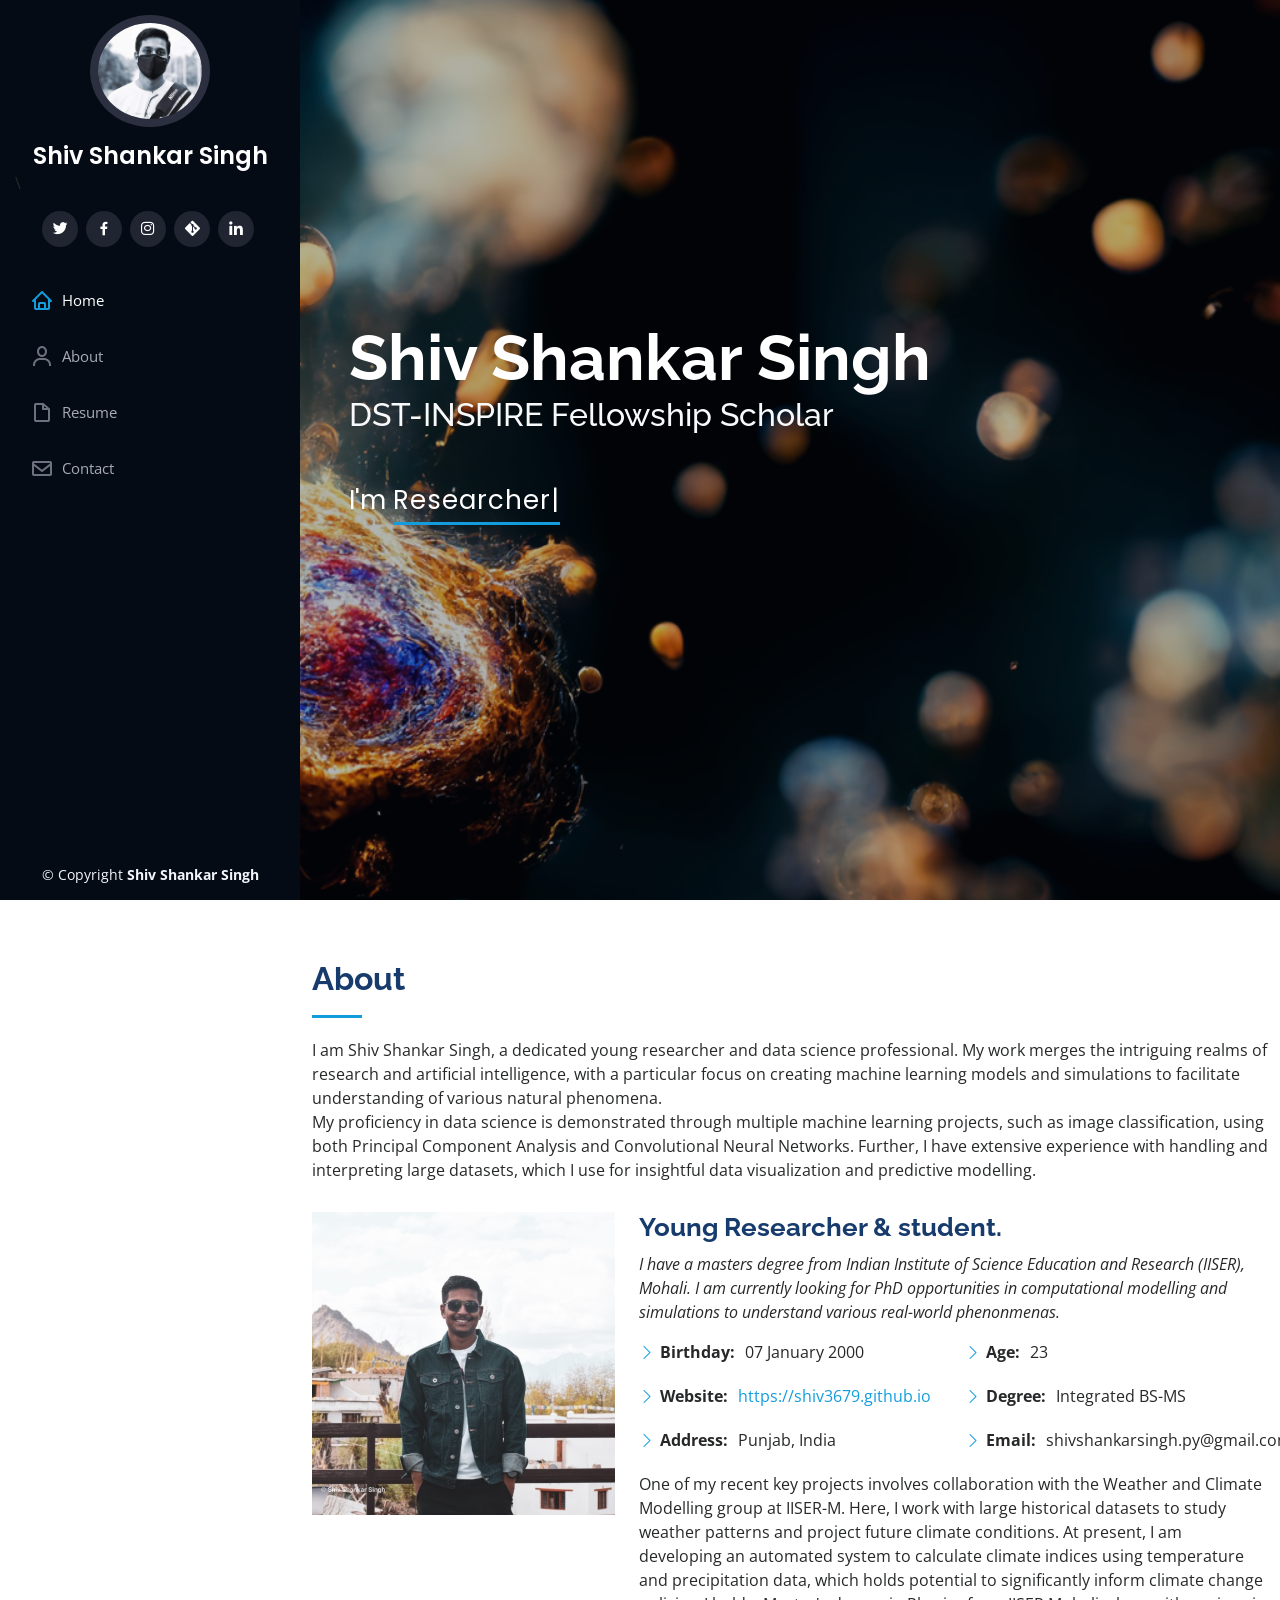
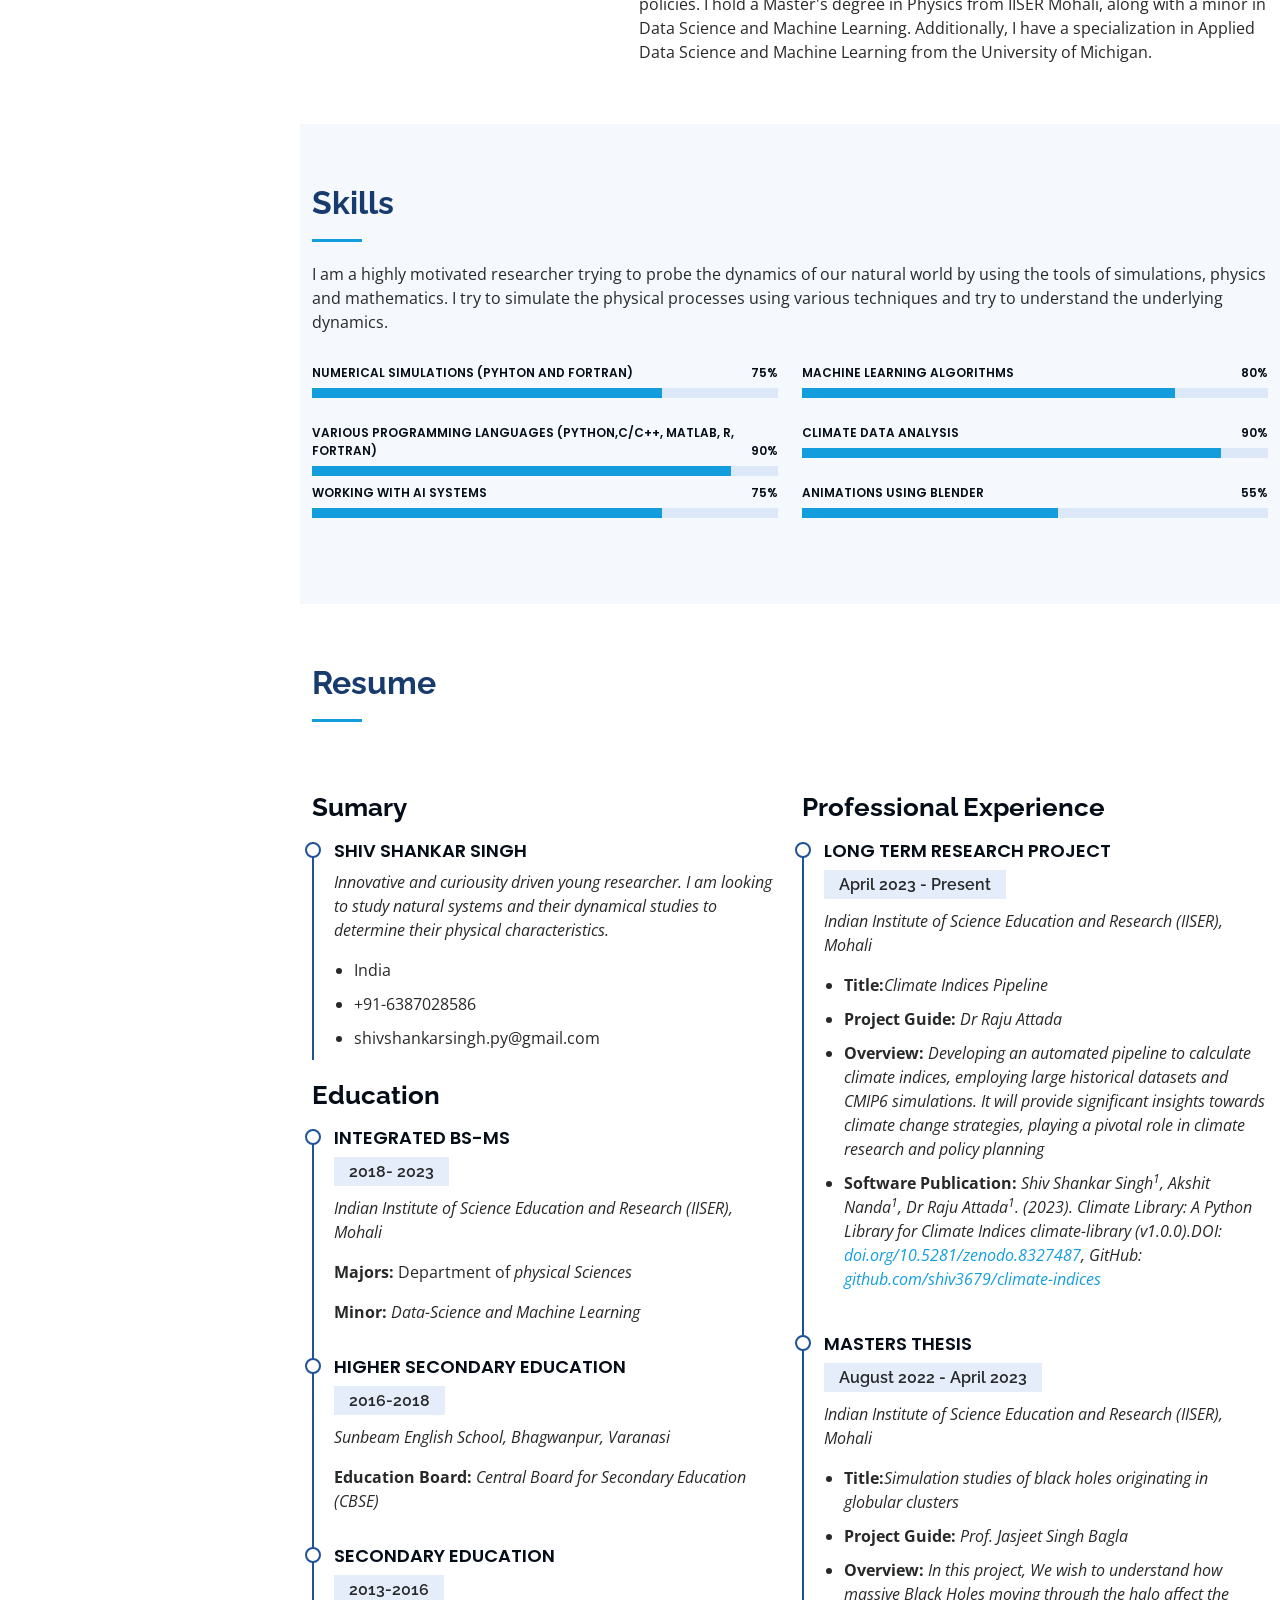
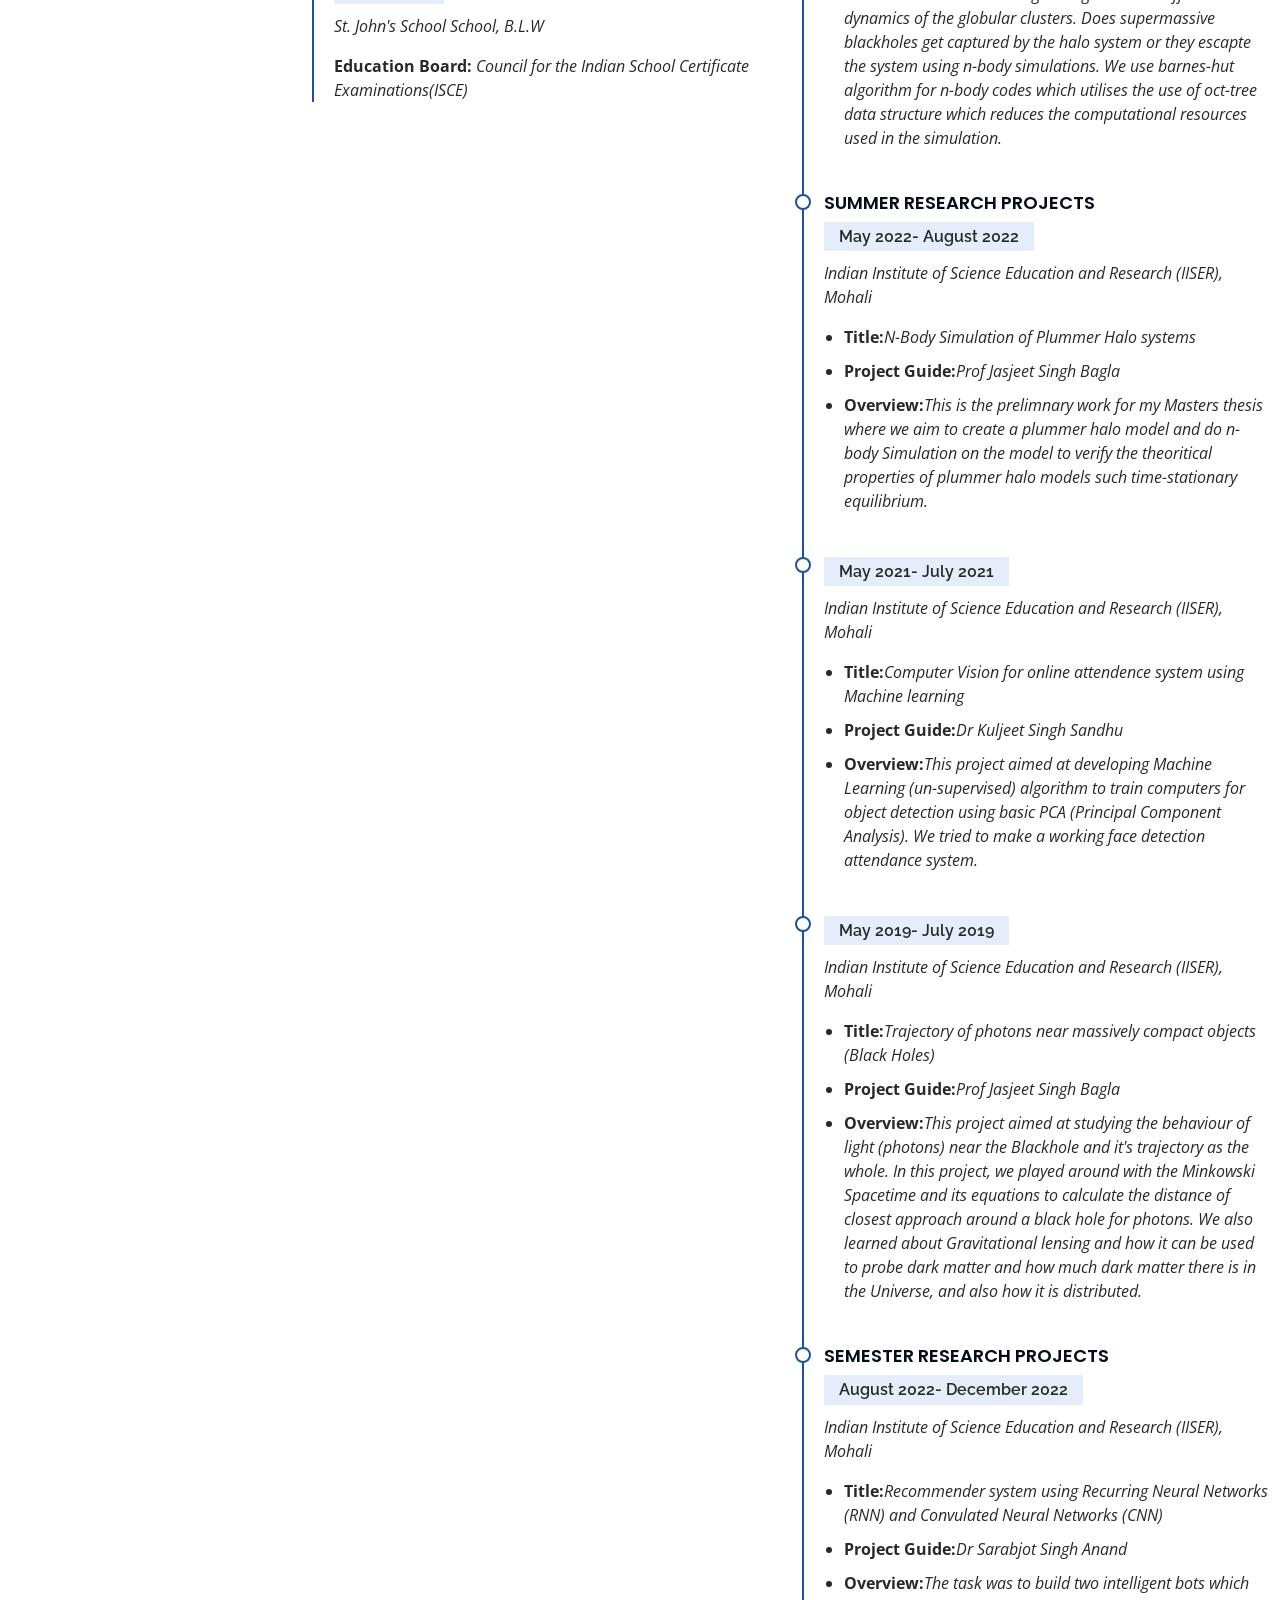
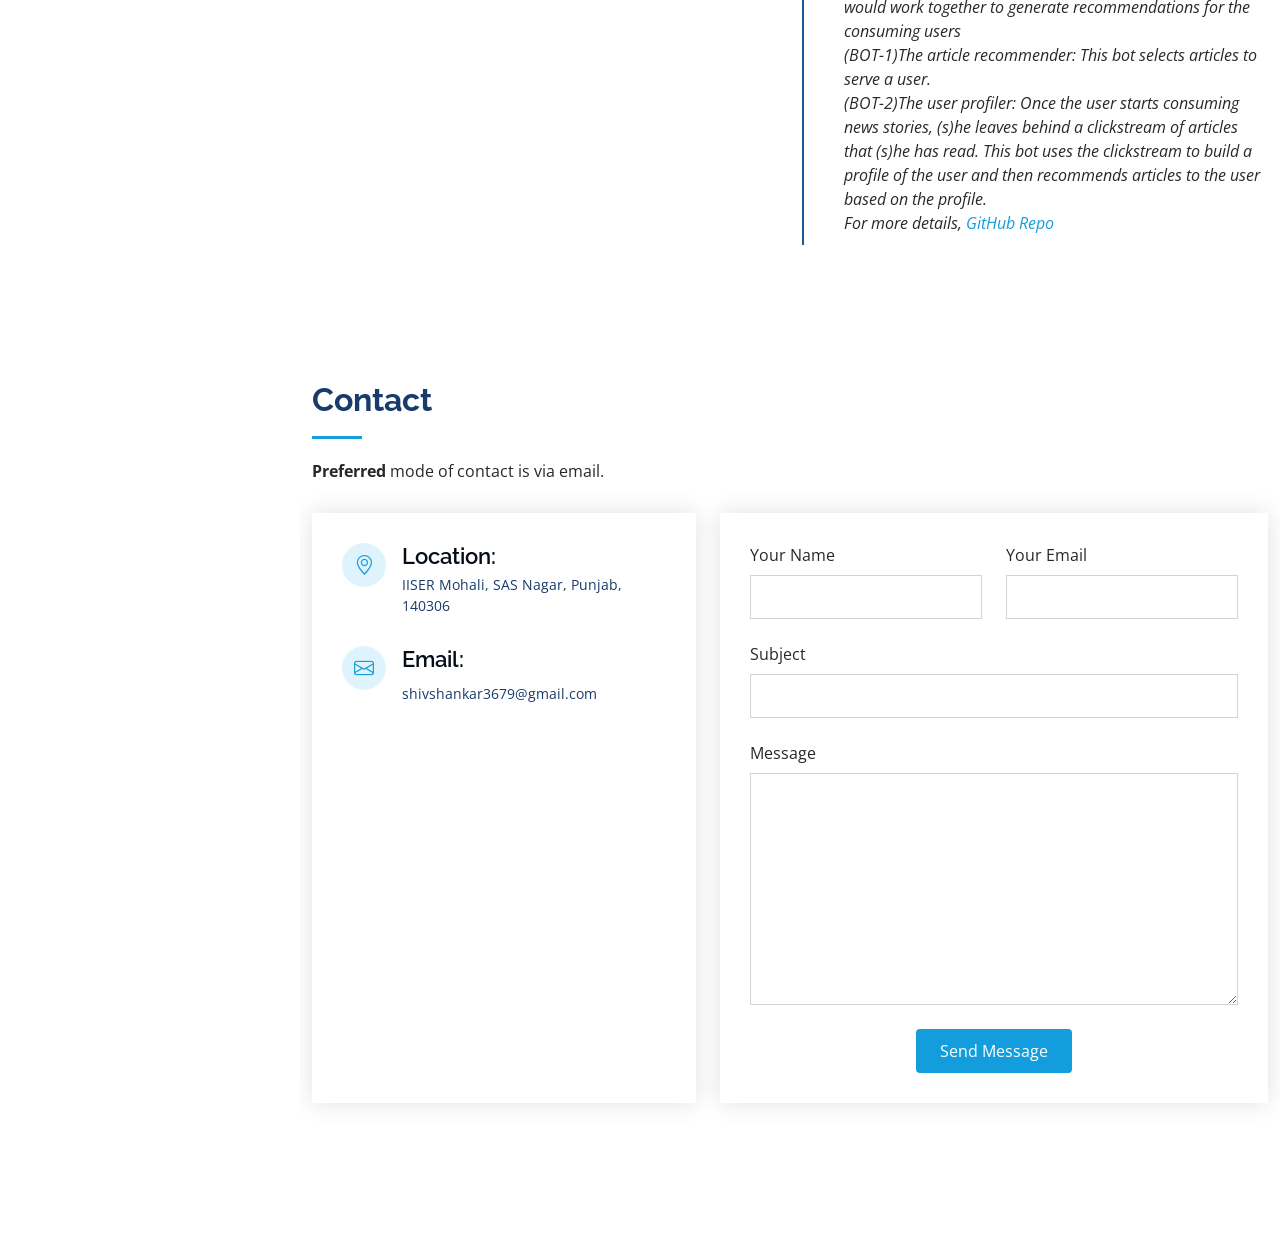
<file: index.html>
<!DOCTYPE html>
<html lang="en">

<head>
  <meta charset="utf-8">
  <meta content="width=device-width, initial-scale=1.0" name="viewport">

  <title>Shiv Shankar Singh</title>
  <meta
    content="Hii, I am Shiv Shankar Singh, a final year masters student at IISER Mohali. I am interested in probing questions related to various physical phenonmenas and dealing with them"
    name="description">
  <meta content="shiv shankar singh, iiser mohali, dps iiser mohali" name="keywords">

  <!-- Favicons -->
  <link href="assets/img/favicon.png" rel="icon">
  <link href="assets/img/apple-touch-icon.png" rel="apple-touch-icon">

  <!-- Google Fonts -->
  <link
    href="https://fonts.googleapis.com/css?family=Open+Sans:300,300i,400,400i,600,600i,700,700i|Raleway:300,300i,400,400i,500,500i,600,600i,700,700i|Poppins:300,300i,400,400i,500,500i,600,600i,700,700i"
    rel="stylesheet">

  <!-- Vendor CSS Files -->
  <link href="assets/vendor/aos/aos.css" rel="stylesheet">
  <link href="assets/vendor/bootstrap/css/bootstrap.min.css" rel="stylesheet">
  <link href="assets/vendor/bootstrap-icons/bootstrap-icons.css" rel="stylesheet">
  <link href="assets/vendor/boxicons/css/boxicons.min.css" rel="stylesheet">
  <link href="assets/vendor/glightbox/css/glightbox.min.css" rel="stylesheet">
  <link href="assets/vendor/swiper/swiper-bundle.min.css" rel="stylesheet">

  <!-- Main CSS File -->
  <link href="assets/css/style.css" rel="stylesheet">

</head>

<body>

  <!-- ======= Mobile nav toggle button ======= -->
  <i class="bi bi-list mobile-nav-toggle d-xl-none"></i>

  <!-- ======= Header ======= -->
  <header id="header">
    <div class="d-flex flex-column">

      <div class="profile">
        <img src="assets/img/profile.png" alt="" class="img-fluid rounded-circle">
        <h1 class="text-light"><a href="index.html">Shiv Shankar Singh </a></h1>\
        <!-- <h4>DST-INSPIRE Scholar</h4> -->
        <div class="social-links mt-3 text-center">
          <a href="https://twitter.com/sleeping_shiv" class="twitter" target="_blank"><i class="bx bxl-twitter"></i></a>
          <a href="https://www.facebook.com/jlsinghdlw" class="facebook" target="_blank"><i
              class="bx bxl-facebook"></i></a>
          <a href="https://www.instagram.com/shiv_2.1/" class="instagram" target="_blank"><i
              class="bx bxl-instagram"></i></a>
          <a href="https://github.com/shiv3679" class="github" target="_blank"><i class="bx bxl-git"></i></a>
          <a href="https://www.linkedin.com/in/shiv-shankar-singh-7889531b0/" class="linkedin" target="_blank"><i
              class="bx bxl-linkedin"></i></a>
        </div>
      </div>

      <nav id="navbar" class="nav-menu navbar">
        <ul>
          <li><a href="#hero" class="nav-link scrollto active"><i class="bx bx-home"></i> <span>Home</span></a></li>
          <li><a href="#about" class="nav-link scrollto"><i class="bx bx-user"></i> <span>About</span></a></li>
          <li><a href="#resume" class="nav-link scrollto"><i class="bx bx-file-blank"></i> <span>Resume</span></a></li>
          <li><a href="#contact" class="nav-link scrollto"><i class="bx bx-envelope"></i> <span>Contact</span></a></li>
        </ul>
      </nav><!-- .nav-menu -->
    </div>
  </header><!-- End Header -->

  <!-- ======= Hero Section ======= -->
  <section id="hero" class="d-flex flex-column justify-content-center align-items-center">
    <div class="hero-container" data-aos="fade-in">
      <h1>Shiv Shankar Singh </h1>
      <h2 class="text-light">DST-INSPIRE Fellowship Scholar <br> <br></h2>
      <p>I'm <span class="typed"
          data-typed-items="Researcher, Data Scientist, Photographer, traveller, lastly a student"></span>
      </p>
    </div>
  </section><!-- End Hero -->

  <main id="main">

    <!-- ======= About Section ======= -->
    <section id="about" class="about">
      <div class="container">

        <div class="section-title">
          <h2>About</h2>
          <p>I am Shiv Shankar Singh, a dedicated young researcher and data science professional. My work merges the
            intriguing realms of research and artificial intelligence, with a particular focus on creating machine
            learning models and simulations to facilitate understanding of various natural phenomena.

            <br>

            My proficiency in data science is demonstrated through multiple machine learning projects, such as image
            classification, using both Principal Component Analysis and Convolutional Neural Networks. Further, I have
            extensive experience with handling and interpreting large datasets, which I use for insightful data
            visualization and predictive modelling.

          </p>
        </div>

        <div class="row">
          <div class="col-lg-4" data-aos="fade-right">
            <img src="assets/img/My project.jpg" class="img-fluid" alt="">
          </div>
          <div class="col-lg-8 pt-4 pt-lg-0 content" data-aos="fade-left">
            <h3>Young Researcher &amp; student.</h3>
            <p class="fst-italic">
              I have a masters degree from Indian Institute of Science Education and Research (IISER), Mohali. I am
              currently looking for PhD opportunities in
              computational modelling and simulations to understand various real-world phenonmenas.
            </p>
            <div class="row">
              <div class="col-lg-6">
                <ul>
                  <li><i class="bi bi-chevron-right"></i> <strong>Birthday:</strong> <span>07 January 2000</span></li>
                  <li><i class="bi bi-chevron-right"></i> <strong>Website:</strong>
                    <span><a href="https://shiv3679.github.io/#" target="_blank">https://shiv3679.github.io</a></span>
                  </li>
                  <!-- <li><i class="bi bi-chevron-right"></i> <strong>Phone:</strong> <span>+91-123456789</span></li> -->
                  <li><i class="bi bi-chevron-right"></i> <strong>Address:</strong> <span>Punjab, India</span></li>
                </ul>
              </div>
              <div class="col-lg-6">
                <ul>
                  <li><i class="bi bi-chevron-right"></i> <strong>Age:</strong> <span>23</span></li>
                  <li><i class="bi bi-chevron-right"></i> <strong>Degree:</strong> <span>Integrated BS-MS</span></li>
                  <li><i class="bi bi-chevron-right"></i> <strong>Email:</strong>
                    <span>shivshankarsingh.py@gmail.com</span>
                  </li>
                </ul>
              </div>
            </div>
            <p>
              One of my recent key projects involves collaboration with the Weather and Climate Modelling group at
              IISER-M. Here,
              I work with large historical datasets to study weather patterns and project future climate conditions. At
              present, I am developing an automated system to calculate climate indices using temperature and
              precipitation data, which holds potential to significantly inform climate change policies.

              I hold a Master's degree in Physics from IISER Mohali, along with a minor in Data Science and Machine
              Learning. Additionally, I have a specialization in Applied Data Science and Machine Learning from the
              University of Michigan.
            </p>
          </div>
        </div>

      </div>
    </section><!-- End About Section -->



    <!-- ======= Skills Section ======= -->
    <section id="skills" class="skills section-bg">
      <div class="container">

        <div class="section-title">
          <h2>Skills</h2>
          <p>I am a highly motivated researcher trying to probe the dynamics of our natural world by using the tools of simulations,
            physics and mathematics.
            I try to simulate the physical processes using various techniques and try to understand the
            underlying dynamics.</p>
        </div>

        <div class="row skills-content">

          <div class="col-lg-6" data-aos="fade-up">

            <div class="progress">
              <span class="skill">numerical Simulations (Pyhton and Fortran) <i class="val">75%</i></span>
              <div class="progress-bar-wrap">
                <div class="progress-bar" role="progressbar" aria-valuenow="75" aria-valuemin="0" aria-valuemax="100">
                </div>
              </div>
            </div>

            <div class="progress">
              <span class="skill">Various programming languages (Python,C/C++, MATLAB, R, FORTRAN) <i
                  class="val">90%</i></span>
              <div class="progress-bar-wrap">
                <div class="progress-bar" role="progressbar" aria-valuenow="90" aria-valuemin="0" aria-valuemax="100">
                </div>
              </div>
            </div>

            <div class="progress">
              <span class="skill">Working with AI systems <i class="val">75%</i></span>
              <div class="progress-bar-wrap">
                <div class="progress-bar" role="progressbar" aria-valuenow="75" aria-valuemin="0" aria-valuemax="100">
                </div>
              </div>
            </div>

          </div>

          <div class="col-lg-6" data-aos="fade-up" data-aos-delay="100">

            <div class="progress">
              <span class="skill">Machine Learning algorithms <i class="val">80%</i></span>
              <div class="progress-bar-wrap">
                <div class="progress-bar" role="progressbar" aria-valuenow="80" aria-valuemin="0" aria-valuemax="100">
                </div>
              </div>
            </div>

            <div class="progress">
              <span class="skill"> Climate Data Analysis<i class="val">90%</i></span>
              <div class="progress-bar-wrap">
                <div class="progress-bar" role="progressbar" aria-valuenow="90" aria-valuemin="0" aria-valuemax="100">
                </div>
              </div>
            </div>

            <div class="progress">
              <span class="skill">Animations using Blender <i class="val">55%</i></span>
              <div class="progress-bar-wrap">
                <div class="progress-bar" role="progressbar" aria-valuenow="55" aria-valuemin="0" aria-valuemax="100">
                </div>
              </div>
            </div>

          </div>

        </div>

      </div>
    </section>
    <!-- End Skills Section -->

    <!-- ======= Resume Section ======= -->
    <section id="resume" class="resume">
      <div class="container">

        <div class="section-title">
          <h2>Resume</h2>
        </div>

        <div class="row">
          <div class="col-lg-6" data-aos="fade-up">
            <h3 class="resume-title">Sumary</h3>
            <div class="resume-item pb-0">
              <h4>Shiv Shankar Singh</h4>
              <p><em>Innovative and curiousity driven young researcher.
                  I am looking to study natural systems and their dynamical studies to determine their physical
                  characteristics.</em></p>
              <ul>
                <li>India</li>
                <li>+91-6387028586</li>
                <li>shivshankarsingh.py@gmail.com</li>
              </ul>
            </div>

            <h3 class="resume-title">Education</h3>
            <div class="resume-item">
              <h4>Integrated BS-MS</h4>
              <h5>2018- 2023</h5>
              <p><em>Indian Institute of Science Education and Research (IISER), Mohali</em></p>
              <p><strong>Majors:</strong> Department of <em>physical Sciences</em> </p>
              <p><strong>Minor:</strong><em> Data-Science and Machine Learning</em></p>
            </div>
            <div class="resume-item">
              <h4>Higher Secondary Education</h4>
              <h5>2016-2018</h5>
              <p><em>Sunbeam English School, Bhagwanpur, Varanasi</em></p>
              <p><strong>Education Board: </strong> <em>Central Board for Secondary Education (CBSE)</em></p>
            </div>
            <div class="resume-item">
              <h4>Secondary Education</h4>
              <h5>2013-2016</h5>
              <p><em>St. John's School School, B.L.W</em></p>
              <p><strong>Education Board: </strong> <em>Council for the Indian School Certificate
                  Examinations(ISCE)</em></p>
            </div>
          </div>
          <div class="col-lg-6" data-aos="fade-up" data-aos-delay="100">
            <h3 class="resume-title">Professional Experience</h3>

            <div class="resume-item">
              <h4>Long Term Research Project</h4>
              <h5>April 2023 - Present</h5>
              <p><em>Indian Institute of Science Education and Research (IISER), Mohali </em></p>
              <ul>
                <li><strong>Title:</strong><em>Climate Indices Pipeline</em>
                </li>
                <li><strong>Project Guide:</strong> <em>Dr Raju Attada</em></li>
                <li><strong>Overview:</strong><em> Developing an automated pipeline to calculate climate indices,
                    employing large historical datasets and CMIP6 simulations. It will
                    provide significant insights towards climate change strategies, playing a pivotal role in climate
                    research and policy planning</em></li>
                <li>
                  <strong>Software Publication:</strong> <em>Shiv Shankar Singh<sup>1</sup>, Akshit Nanda<sup>1</sup>,
                    Dr Raju Attada<sup>1</sup>.
                    (2023). Climate Library: A Python Library for Climate
                    Indices climate-library (v1.0.0).DOI: <a
                      href="http://doi.org/10.5281/zenodo.8327487">doi.org/10.5281/zenodo.8327487</a>, GitHub: <a href="https://github.com/shiv3679/climate-indices">github.com/shiv3679/climate-indices</a></em>
                </li>

              </ul>
            </div>



            <div class="resume-item">
              <h4>Masters Thesis</h4>
              <h5>August 2022 - April 2023</h5>
              <p><em>Indian Institute of Science Education and Research (IISER), Mohali </em></p>
              <ul>
                <li><strong>Title:</strong><em>Simulation studies of black holes originating in globular clusters</em>
                </li>
                <li><strong>Project Guide:</strong> <em>Prof. Jasjeet Singh Bagla</em></li>
                <li><strong>Overview:</strong><em> In this project, We wish to understand how massive Black Holes moving
                    through the halo affect the dynamics of the globular clusters. Does supermassive blackholes get
                    captured by
                    the halo system or they escapte the system using n-body simulations. We use barnes-hut
                    algorithm for n-body codes which utilises the use of oct-tree data structure which reduces the
                    computational resources used in the simulation.</em></li>
              </ul>
            </div>
            <div class="resume-item">
              <h4>Summer Research Projects</h4>
              <h5>May 2022- August 2022</h5>
              <p><em>Indian Institute of Science Education and Research (IISER), Mohali</em></p>
              <ul>
                <li><strong>Title:</strong><em>N-Body Simulation of Plummer Halo systems</em></li>
                <li><strong>Project Guide:</strong><em>Prof Jasjeet Singh Bagla</em></li>
                <li><strong>Overview:</strong><em>This is the prelimnary work for my Masters thesis where we aim to
                    create a plummer halo model and do n-body Simulation on the model to verify the theoritical
                    properties of plummer halo models such time-stationary equilibrium. </em></li>
              </ul>
            </div>
            <div class="resume-item">
              <!-- <h4>Summer Research Projects</h4> -->
              <h5>May 2021- July 2021</h5>
              <p><em>Indian Institute of Science Education and Research (IISER), Mohali</em></p>
              <ul>
                <li><strong>Title:</strong><em>Computer Vision for online attendence system using Machine learning</em>
                </li>
                <li><strong>Project Guide:</strong><em>Dr Kuljeet Singh Sandhu</em></li>
                <li><strong>Overview:</strong><em>This project aimed at developing Machine Learning (un-supervised)
                    algorithm to train computers for object detection using basic PCA (Principal Component Analysis). We
                    tried to make a working face detection attendance system.</em></li>
              </ul>
            </div>
            <div class="resume-item">
              <!-- <h4>Summer Research Projects</h4> -->
              <h5>May 2019- July 2019</h5>
              <p><em>Indian Institute of Science Education and Research (IISER), Mohali</em></p>
              <ul>
                <li><strong>Title:</strong><em>Trajectory of photons near massively compact objects (Black Holes)</em>
                </li>
                <li><strong>Project Guide:</strong><em>Prof Jasjeet Singh Bagla</em></li>
                <li><strong>Overview:</strong><em>This project aimed at studying the behaviour of light (photons) near
                    the Blackhole and it's trajectory as the whole.
                    In this project, we played around with the Minkowski Spacetime and its equations to calculate the
                    distance of closest approach around a black hole for photons. We also learned about Gravitational
                    lensing and how it can be used to probe dark matter and how much dark matter there is in the
                    Universe, and also how it is distributed.</em></li>
              </ul>
            </div>
            <div class="resume-item">
              <h4>Semester Research Projects</h4>
              <h5>August 2022- December 2022</h5>
              <p><em>Indian Institute of Science Education and Research (IISER), Mohali</em></p>
              <ul>
                <li><strong>Title:</strong><em>Recommender system using Recurring Neural Networks (RNN) and Convulated
                    Neural Networks (CNN)</em></li>
                <li><strong>Project Guide:</strong><em>Dr Sarabjot Singh Anand</em></li>
                <li><strong>Overview:</strong><em>The task was to build two intelligent bots which would work together
                    to generate recommendations for the consuming users <br>

                    (BOT-1)The article recommender: This bot selects articles to serve a user. <br>
                    (BOT-2)The user profiler: Once the user starts consuming news stories, (s)he leaves behind a
                    clickstream of articles that (s)he has read. This bot uses the clickstream to build a profile of the
                    user and then recommends articles to the user based on the profile. <br>
                    For more details, <a href="https://github.com/shiv3679/NewsRecommender" target="_blank">GitHub
                      Repo</a>
                  </em></li>
              </ul>
            </div>
          </div>
        </div>

      </div>
    </section>
    <!-- End Resume Section -->

    <!-- ======= Contact Section ======= -->
    <section id="contact" class="contact">
      <div class="container">

        <div class="section-title">
          <h2>Contact</h2>
          <p><strong>Preferred</strong> mode of contact is via email.</p>
        </div>

        <div class="row" data-aos="fade-in">

          <div class="col-lg-5 d-flex align-items-stretch">
            <div class="info">
              <div class="address">
                <i class="bi bi-geo-alt"></i>
                <h4>Location:</h4>
                <p>IISER Mohali, SAS Nagar, Punjab, 140306</p>
              </div>

              <div class="email">
                <i class="bi bi-envelope"></i>
                <h4>Email:</h4>
                <p>shivshankar3679@gmail.com</p>
              </div>

              <!-- <div class="phone">
                <i class="bi bi-phone"></i>
                <h4>Call:</h4>
                <p>+91-123456789</p>
              </div> -->

              <iframe
                src="https://www.google.com/maps/embed?pb=!1m18!1m12!1m3!1d3431.96918627081!2d76.72857181494444!3d30.66299618166144!2m3!1f0!2f0!3f0!3m2!1i1024!2i768!4f13.1!3m3!1m2!1s0x390fe95665003945%3A0x586a9951f5d67f3e!2sIISER%20Mohali%20Academic%20Block%20I!5e0!3m2!1sen!2sin!4v1672153664169!5m2!1sen!2sin"
                width="100%" height="290px" style="border:0;" allowfullscreen="" loading="lazy"
                referrerpolicy="no-referrer-when-downgrade"></iframe>
            </div>

          </div>

          <div class="col-lg-7 mt-5 mt-lg-0 d-flex align-items-stretch">
            <form action="forms/contact.php" method="post" role="form" class="php-email-form">
              <div class="row">
                <div class="form-group col-md-6">
                  <label for="name">Your Name</label>
                  <input type="text" name="name" class="form-control" id="name" required>
                </div>
                <div class="form-group col-md-6">
                  <label for="name">Your Email</label>
                  <input type="email" class="form-control" name="email" id="email" required>
                </div>
              </div>
              <div class="form-group">
                <label for="name">Subject</label>
                <input type="text" class="form-control" name="subject" id="subject" required>
              </div>
              <div class="form-group">
                <label for="name">Message</label>
                <textarea class="form-control" name="message" rows="10" required></textarea>
              </div>
              <div class="my-3">
                <div class="loading">Loading</div>
                <div class="error-message"></div>
                <div class="sent-message">Your message has been sent. Thank you!</div>
              </div>
              <div class="text-center"><button type="submit">Send Message</button></div>
            </form>
          </div>

        </div>

      </div>
    </section><!-- End Contact Section -->

  </main><!-- End #main -->

  <!-- ======= Footer ======= -->
  <footer id="footer">
    <div class="container">
      <div class="copyright">
        &copy; Copyright <strong><span>Shiv Shankar Singh</span></strong>
      </div>

    </div>
  </footer><!-- End  Footer -->

  <a href="#" class="back-to-top d-flex align-items-center justify-content-center"><i
      class="bi bi-arrow-up-short"></i></a>

  <!-- Vendor JS Files -->
  <script src="assets/vendor/purecounter/purecounter_vanilla.js"></script>
  <script src="assets/vendor/aos/aos.js"></script>
  <script src="assets/vendor/bootstrap/js/bootstrap.bundle.min.js"></script>
  <script src="assets/vendor/glightbox/js/glightbox.min.js"></script>
  <script src="assets/vendor/isotope-layout/isotope.pkgd.min.js"></script>
  <script src="assets/vendor/swiper/swiper-bundle.min.js"></script>
  <script src="assets/vendor/typed.js/typed.min.js"></script>
  <script src="assets/vendor/waypoints/noframework.waypoints.js"></script>
  <script src="assets/vendor/php-email-form/validate.js"></script>

  <!-- Template Main JS File -->
  <script src="assets/js/main.js"></script>

</body>

</html>
</file>
<file: assets/css/style.css>
/*--------------------------------------------------------------
# General
--------------------------------------------------------------*/
body {
  font-family: "Open Sans", sans-serif;
  color: #272829;
}

a {
  color: #149ddd;
  text-decoration: none;
}

a:hover {
  color: #37b3ed;
  text-decoration: none;
}

h1,
h2,
h3,
h4,
h5,
h6 {
  font-family: "Raleway", sans-serif;
}

/*--------------------------------------------------------------
# Back to top button
--------------------------------------------------------------*/
.back-to-top {
  position: fixed;
  visibility: hidden;
  opacity: 0;
  right: 15px;
  bottom: 15px;
  z-index: 996;
  background: #149ddd;
  width: 40px;
  height: 40px;
  border-radius: 50px;
  transition: all 0.4s;
}

.back-to-top i {
  font-size: 28px;
  color: #fff;
  line-height: 0;
}

.back-to-top:hover {
  background: #2eafec;
  color: #fff;
}

.back-to-top.active {
  visibility: visible;
  opacity: 1;
}

/*--------------------------------------------------------------
# Header
--------------------------------------------------------------*/
#header {
  position: fixed;
  top: 0;
  left: 0;
  bottom: 0;
  width: 300px;
  transition: all ease-in-out 0.5s;
  z-index: 9997;
  transition: all 0.5s;
  padding: 0 15px;
  background: #040b14;
  overflow-y: auto;
}

#header .profile img {
  margin: 15px auto;
  display: block;
  width: 120px;
  border: 8px solid #2c2f3f;
}

#header .profile h1 {
  font-size: 24px;
  margin: 0;
  padding: 0;
  font-weight: 600;
  -moz-text-align-last: center;
  text-align-last: center;
  font-family: "Poppins", sans-serif;
}

#header .profile h1 a,
#header .profile h1 a:hover {
  color: #fff;
  text-decoration: none;
}

#header .profile .social-links a {
  font-size: 18px;
  display: inline-block;
  background: #212431;
  color: #fff;
  line-height: 1;
  padding: 8px 0;
  margin-right: 4px;
  border-radius: 50%;
  text-align: center;
  width: 36px;
  height: 36px;
  transition: 0.3s;
}

#header .profile .social-links a:hover {
  background: #149ddd;
  color: #fff;
  text-decoration: none;
}

#main {
  margin-left: 300px;
}

@media (max-width: 1199px) {
  #header {
    left: -300px;
  }

  #main {
    margin-left: 0;
  }
}

/*--------------------------------------------------------------
# Navigation Menu
--------------------------------------------------------------*/
/* Desktop Navigation */
.nav-menu {
  padding: 30px 0 0 0;
}

.nav-menu * {
  margin: 0;
  padding: 0;
  list-style: none;
}

.nav-menu>ul>li {
  position: relative;
  white-space: nowrap;
}

.nav-menu a,
.nav-menu a:focus {
  display: flex;
  align-items: center;
  color: #a8a9b4;
  padding: 12px 15px;
  margin-bottom: 8px;
  transition: 0.3s;
  font-size: 15px;
}

.nav-menu a i,
.nav-menu a:focus i {
  font-size: 24px;
  padding-right: 8px;
  color: #6f7180;
}

.nav-menu a:hover,
.nav-menu .active,
.nav-menu .active:focus,
.nav-menu li:hover>a {
  text-decoration: none;
  color: #fff;
}

.nav-menu a:hover i,
.nav-menu .active i,
.nav-menu .active:focus i,
.nav-menu li:hover>a i {
  color: #149ddd;
}

/* Mobile Navigation */
.mobile-nav-toggle {
  position: fixed;
  right: 15px;
  top: 15px;
  z-index: 9998;
  border: 0;
  font-size: 24px;
  transition: all 0.4s;
  outline: none !important;
  background-color: #149ddd;
  color: #fff;
  width: 40px;
  height: 40px;
  display: inline-flex;
  align-items: center;
  justify-content: center;
  line-height: 0;
  border-radius: 50px;
  cursor: pointer;
}

.mobile-nav-active {
  overflow: hidden;
}

.mobile-nav-active #header {
  left: 0;
}

/*--------------------------------------------------------------
# Hero Section
--------------------------------------------------------------*/
#hero {
  width: 100%;
  height: 100vh;
  background: url("../img/hero-bg.png") top center;
  background-size: cover;
}

#hero:before {
  content: "";
  background: rgba(5, 13, 24, 0.3);
  position: absolute;
  bottom: 0;
  top: 0;
  left: 0;
  right: 0;
  z-index: 1;
}

#hero .hero-container {
  position: relative;
  z-index: 2;
  min-width: 300px;
}

#hero h1 {
  margin: 0 0 10px 0;
  font-size: 64px;
  font-weight: 700;
  line-height: 56px;
  color: #fff;
}

#hero p {
  color: #fff;
  margin-bottom: 50px;
  font-size: 26px;
  font-family: "Poppins", sans-serif;
}

#hero p span {
  color: #fff;
  padding-bottom: 4px;
  letter-spacing: 1px;
  border-bottom: 3px solid #149ddd;
}

@media (min-width: 1024px) {
  #hero {
    background-attachment: fixed;
  }
}

@media (max-width: 768px) {
  #hero h1 {
    font-size: 28px;
    line-height: 36px;
  }

  #hero h2 {
    font-size: 18px;
    line-height: 24px;
    margin-bottom: 30px;
  }
}

/*--------------------------------------------------------------
# Sections General
--------------------------------------------------------------*/
section {
  padding: 60px 0;
  overflow: hidden;
}

.section-bg {
  background: #f5f8fd;
}

.section-title {
  padding-bottom: 30px;
}

.section-title h2 {
  font-size: 32px;
  font-weight: bold;
  margin-bottom: 20px;
  padding-bottom: 20px;
  position: relative;
  color: #173b6c;
}

.section-title h2::after {
  content: "";
  position: absolute;
  display: block;
  width: 50px;
  height: 3px;
  background: #149ddd;
  bottom: 0;
  left: 0;
}

.section-title p {
  margin-bottom: 0;
}

/*--------------------------------------------------------------
# About
--------------------------------------------------------------*/
.about .content h3 {
  font-weight: 700;
  font-size: 26px;
  color: #173b6c;
}

.about .content ul {
  list-style: none;
  padding: 0;
}

.about .content ul li {
  margin-bottom: 20px;
  display: flex;
  align-items: center;
}

.about .content ul strong {
  margin-right: 10px;
}

.about .content ul i {
  font-size: 16px;
  margin-right: 5px;
  color: #149ddd;
  line-height: 0;
}

.about .content p:last-child {
  margin-bottom: 0;
}

/*--------------------------------------------------------------
# Facts
--------------------------------------------------------------*/
.facts {
  padding-bottom: 30px;
}

.facts .count-box {
  padding: 30px;
  width: 100%;
}

.facts .count-box i {
  display: block;
  font-size: 44px;
  color: #149ddd;
  float: left;
  line-height: 0;
}

.facts .count-box span {
  font-size: 48px;
  line-height: 40px;
  display: block;
  font-weight: 700;
  color: #050d18;
  margin-left: 60px;
}

.facts .count-box p {
  padding: 15px 0 0 0;
  margin: 0 0 0 60px;
  font-family: "Raleway", sans-serif;
  font-size: 14px;
  color: #122f57;
}

.facts .count-box a {
  font-weight: 600;
  display: block;
  margin-top: 20px;
  color: #122f57;
  font-size: 15px;
  font-family: "Poppins", sans-serif;
  transition: ease-in-out 0.3s;
}

.facts .count-box a:hover {
  color: #1f5297;
}

/*--------------------------------------------------------------
# Akills
--------------------------------------------------------------*/
.skills .progress {
  height: 60px;
  display: block;
  background: none;
  border-radius: 0;
}

.skills .progress .skill {
  padding: 0;
  margin: 0 0 6px 0;
  text-transform: uppercase;
  display: block;
  font-weight: 600;
  font-family: "Poppins", sans-serif;
  color: #050d18;
}

.skills .progress .skill .val {
  float: right;
  font-style: normal;
}

.skills .progress-bar-wrap {
  background: #dce8f8;
  height: 10px;
}

.skills .progress-bar {
  width: 1px;
  height: 10px;
  transition: 0.9s;
  background-color: #149ddd;
}

/*--------------------------------------------------------------
# Resume
--------------------------------------------------------------*/
.resume .resume-title {
  font-size: 26px;
  font-weight: 700;
  margin-top: 20px;
  margin-bottom: 20px;
  color: #050d18;
}

.resume .resume-item {
  padding: 0 0 20px 20px;
  margin-top: -2px;
  border-left: 2px solid #1f5297;
  position: relative;
}

.resume .resume-item h4 {
  line-height: 18px;
  font-size: 18px;
  font-weight: 600;
  text-transform: uppercase;
  font-family: "Poppins", sans-serif;
  color: #050d18;
  margin-bottom: 10px;
}

.resume .resume-item h5 {
  font-size: 16px;
  background: #e4edf9;
  padding: 5px 15px;
  display: inline-block;
  font-weight: 600;
  margin-bottom: 10px;
}

.resume .resume-item ul {
  padding-left: 20px;
}

.resume .resume-item ul li {
  padding-bottom: 10px;
}

.resume .resume-item:last-child {
  padding-bottom: 0;
}

.resume .resume-item::before {
  content: "";
  position: absolute;
  width: 16px;
  height: 16px;
  border-radius: 50px;
  left: -9px;
  top: 0;
  background: #fff;
  border: 2px solid #1f5297;
}

/*--------------------------------------------------------------
# Portfolio
--------------------------------------------------------------*/
.portfolio .portfolio-item {
  margin-bottom: 30px;
}

.portfolio #portfolio-flters {
  padding: 0;
  margin: 0 auto 35px auto;
  list-style: none;
  text-align: center;
  background: #fff;
  border-radius: 50px;
  padding: 2px 15px;
}

.portfolio #portfolio-flters li {
  cursor: pointer;
  display: inline-block;
  padding: 10px 15px 8px 15px;
  font-size: 14px;
  font-weight: 600;
  line-height: 1;
  text-transform: uppercase;
  color: #272829;
  margin-bottom: 5px;
  transition: all 0.3s ease-in-out;
}

.portfolio #portfolio-flters li:hover,
.portfolio #portfolio-flters li.filter-active {
  color: #149ddd;
}

.portfolio #portfolio-flters li:last-child {
  margin-right: 0;
}

.portfolio .portfolio-wrap {
  transition: 0.3s;
  position: relative;
  overflow: hidden;
  z-index: 1;
}

.portfolio .portfolio-wrap::before {
  content: "";
  background: rgba(255, 255, 255, 0.5);
  position: absolute;
  left: 0;
  right: 0;
  top: 0;
  bottom: 0;
  transition: all ease-in-out 0.3s;
  z-index: 2;
  opacity: 0;
}

.portfolio .portfolio-wrap .portfolio-links {
  opacity: 1;
  left: 0;
  right: 0;
  bottom: -60px;
  z-index: 3;
  position: absolute;
  transition: all ease-in-out 0.3s;
  display: flex;
  justify-content: center;
}

.portfolio .portfolio-wrap .portfolio-links a {
  color: #fff;
  font-size: 28px;
  text-align: center;
  background: rgba(20, 157, 221, 0.75);
  transition: 0.3s;
  width: 50%;
}

.portfolio .portfolio-wrap .portfolio-links a:hover {
  background: rgba(20, 157, 221, 0.95);
}

.portfolio .portfolio-wrap .portfolio-links a+a {
  border-left: 1px solid #37b3ed;
}

.portfolio .portfolio-wrap:hover::before {
  top: 0;
  left: 0;
  right: 0;
  bottom: 0;
  opacity: 1;
}

.portfolio .portfolio-wrap:hover .portfolio-links {
  opacity: 1;
  bottom: 0;
}

/*--------------------------------------------------------------
# Portfolio Details
--------------------------------------------------------------*/
.portfolio-details {
  padding-top: 40px;
}

.portfolio-details .portfolio-details-slider img {
  width: 100%;
}

.portfolio-details .portfolio-details-slider .swiper-pagination {
  margin-top: 20px;
  position: relative;
}

.portfolio-details .portfolio-details-slider .swiper-pagination .swiper-pagination-bullet {
  width: 12px;
  height: 12px;
  background-color: #fff;
  opacity: 1;
  border: 1px solid #149ddd;
}

.portfolio-details .portfolio-details-slider .swiper-pagination .swiper-pagination-bullet-active {
  background-color: #149ddd;
}

.portfolio-details .portfolio-info {
  padding: 30px;
  box-shadow: 0px 0 30px rgba(5, 13, 24, 0.08);
}

.portfolio-details .portfolio-info h3 {
  font-size: 22px;
  font-weight: 700;
  margin-bottom: 20px;
  padding-bottom: 20px;
  border-bottom: 1px solid #eee;
}

.portfolio-details .portfolio-info ul {
  list-style: none;
  padding: 0;
  font-size: 15px;
}

.portfolio-details .portfolio-info ul li+li {
  margin-top: 10px;
}

.portfolio-details .portfolio-description {
  padding-top: 30px;
}

.portfolio-details .portfolio-description h2 {
  font-size: 26px;
  font-weight: 700;
  margin-bottom: 20px;
}

.portfolio-details .portfolio-description p {
  padding: 0;
}

/*--------------------------------------------------------------
# Services
--------------------------------------------------------------*/
.services .icon-box {
  margin-bottom: 20px;
}

.services .icon {
  float: left;
  display: flex;
  align-items: center;
  justify-content: center;
  width: 54px;
  height: 54px;
  background: #149ddd;
  border-radius: 50%;
  transition: 0.5s;
  border: 1px solid #149ddd;
}

.services .icon i {
  color: #fff;
  font-size: 24px;
  line-height: 0;
}

.services .icon-box:hover .icon {
  background: #fff;
}

.services .icon-box:hover .icon i {
  color: #149ddd;
}

.services .title {
  margin-left: 80px;
  font-weight: 700;
  margin-bottom: 15px;
  font-size: 18px;
}

.services .title a {
  color: #343a40;
}

.services .title a:hover {
  color: #149ddd;
}

.services .description {
  margin-left: 80px;
  line-height: 24px;
  font-size: 14px;
}

/*--------------------------------------------------------------
# Testimonials
--------------------------------------------------------------*/
.testimonials .testimonials-carousel,
.testimonials .testimonials-slider {
  overflow: hidden;
}

.testimonials .testimonial-item {
  box-sizing: content-box;
  text-align: center;
  min-height: 320px;
}

.testimonials .testimonial-item .testimonial-img {
  width: 90px;
  border-radius: 50%;
  margin: 0 auto;
}

.testimonials .testimonial-item h3 {
  font-size: 18px;
  font-weight: bold;
  margin: 10px 0 5px 0;
  color: #111;
}

.testimonials .testimonial-item h4 {
  font-size: 14px;
  color: #999;
  margin: 0;
}

.testimonials .testimonial-item .quote-icon-left,
.testimonials .testimonial-item .quote-icon-right {
  color: #c3e8fa;
  font-size: 26px;
}

.testimonials .testimonial-item .quote-icon-left {
  display: inline-block;
  left: -5px;
  position: relative;
}

.testimonials .testimonial-item .quote-icon-right {
  display: inline-block;
  right: -5px;
  position: relative;
  top: 10px;
}

.testimonials .testimonial-item p {
  font-style: italic;
  margin: 0 15px 15px 15px;
  padding: 20px;
  background: #fff;
  position: relative;
  margin-bottom: 35px;
  border-radius: 6px;
  box-shadow: 0px 2px 15px rgba(0, 0, 0, 0.1);
}

.testimonials .testimonial-item p::after {
  content: "";
  width: 0;
  height: 0;
  border-top: 20px solid #fff;
  border-right: 20px solid transparent;
  border-left: 20px solid transparent;
  position: absolute;
  bottom: -20px;
  left: calc(50% - 20px);
}

.testimonials .swiper-pagination {
  margin-top: 20px;
  position: relative;
}

.testimonials .swiper-pagination .swiper-pagination-bullet {
  width: 12px;
  height: 12px;
  background-color: #fff;
  opacity: 1;
  border: 1px solid #149ddd;
}

.testimonials .swiper-pagination .swiper-pagination-bullet-active {
  background-color: #149ddd;
}

/*--------------------------------------------------------------
# Contact
--------------------------------------------------------------*/
.contact {
  padding-bottom: 130px;
}

.contact .info {
  padding: 30px;
  background: #fff;
  width: 100%;
  box-shadow: 0 0 24px 0 rgba(0, 0, 0, 0.12);
}

.contact .info i {
  font-size: 20px;
  color: #149ddd;
  float: left;
  width: 44px;
  height: 44px;
  background: #dff3fc;
  display: flex;
  justify-content: center;
  align-items: center;
  border-radius: 50px;
  transition: all 0.3s ease-in-out;
}

.contact .info h4 {
  padding: 0 0 0 60px;
  font-size: 22px;
  font-weight: 600;
  margin-bottom: 5px;
  color: #050d18;
}

.contact .info p {
  padding: 0 0 10px 60px;
  margin-bottom: 20px;
  font-size: 14px;
  color: #173b6c;
}

.contact .info .email p {
  padding-top: 5px;
}

.contact .info .social-links {
  padding-left: 60px;
}

.contact .info .social-links a {
  font-size: 18px;
  display: inline-block;
  background: #333;
  color: #fff;
  line-height: 1;
  padding: 8px 0;
  border-radius: 50%;
  text-align: center;
  width: 36px;
  height: 36px;
  transition: 0.3s;
  margin-right: 10px;
}

.contact .info .social-links a:hover {
  background: #149ddd;
  color: #fff;
}

.contact .info .email:hover i,
.contact .info .address:hover i,
.contact .info .phone:hover i {
  background: #149ddd;
  color: #fff;
}

.contact .php-email-form {
  width: 100%;
  padding: 30px;
  background: #fff;
  box-shadow: 0 0 24px 0 rgba(0, 0, 0, 0.12);
}

.contact .php-email-form .form-group {
  padding-bottom: 8px;
}

.contact .php-email-form .validate {
  display: none;
  color: red;
  margin: 0 0 15px 0;
  font-weight: 400;
  font-size: 13px;
}

.contact .php-email-form .error-message {
  display: none;
  color: #fff;
  background: #ed3c0d;
  text-align: left;
  padding: 15px;
  font-weight: 600;
}

.contact .php-email-form .error-message br+br {
  margin-top: 25px;
}

.contact .php-email-form .sent-message {
  display: none;
  color: #fff;
  background: #18d26e;
  text-align: center;
  padding: 15px;
  font-weight: 600;
}

.contact .php-email-form .loading {
  display: none;
  background: #fff;
  text-align: center;
  padding: 15px;
}

.contact .php-email-form .loading:before {
  content: "";
  display: inline-block;
  border-radius: 50%;
  width: 24px;
  height: 24px;
  margin: 0 10px -6px 0;
  border: 3px solid #18d26e;
  border-top-color: #eee;
  -webkit-animation: animate-loading 1s linear infinite;
  animation: animate-loading 1s linear infinite;
}

.contact .php-email-form .form-group {
  margin-bottom: 15px;
}

.contact .php-email-form label {
  padding-bottom: 8px;
}

.contact .php-email-form input,
.contact .php-email-form textarea {
  border-radius: 0;
  box-shadow: none;
  font-size: 14px;
}

.contact .php-email-form input {
  height: 44px;
}

.contact .php-email-form textarea {
  padding: 10px 15px;
}

.contact .php-email-form button[type=submit] {
  background: #149ddd;
  border: 0;
  padding: 10px 24px;
  color: #fff;
  transition: 0.4s;
  border-radius: 4px;
}

.contact .php-email-form button[type=submit]:hover {
  background: #37b3ed;
}

@-webkit-keyframes animate-loading {
  0% {
    transform: rotate(0deg);
  }

  100% {
    transform: rotate(360deg);
  }
}

@keyframes animate-loading {
  0% {
    transform: rotate(0deg);
  }

  100% {
    transform: rotate(360deg);
  }
}

/*--------------------------------------------------------------
# Breadcrumbs
--------------------------------------------------------------*/
.breadcrumbs {
  padding: 20px 0;
  background: #f9f9f9;
}

.breadcrumbs h2 {
  font-size: 26px;
  font-weight: 300;
}

.breadcrumbs ol {
  display: flex;
  flex-wrap: wrap;
  list-style: none;
  padding: 0;
  margin: 0;
  font-size: 15px;
}

.breadcrumbs ol li+li {
  padding-left: 10px;
}

.breadcrumbs ol li+li::before {
  display: inline-block;
  padding-right: 10px;
  color: #0e2442;
  content: "/";
}

@media (max-width: 768px) {
  .breadcrumbs .d-flex {
    display: block !important;
  }

  .breadcrumbs ol {
    display: block;
  }

  .breadcrumbs ol li {
    display: inline-block;
  }
}

/*--------------------------------------------------------------
# Footer
--------------------------------------------------------------*/
#footer {
  padding: 15px;
  color: #f4f6fd;
  font-size: 14px;
  position: fixed;
  left: 0;
  bottom: 0;
  width: 300px;
  z-index: 9999;
  background: #040b14;
}

#footer .copyright {
  text-align: center;
}

#footer .credits {
  padding-top: 5px;
  text-align: center;
  font-size: 13px;
  color: #eaebf0;
}

@media (max-width: 1199px) {
  #footer {
    position: static;
    width: auto;
    padding-right: 20px 15px;
  }
}
</file>
